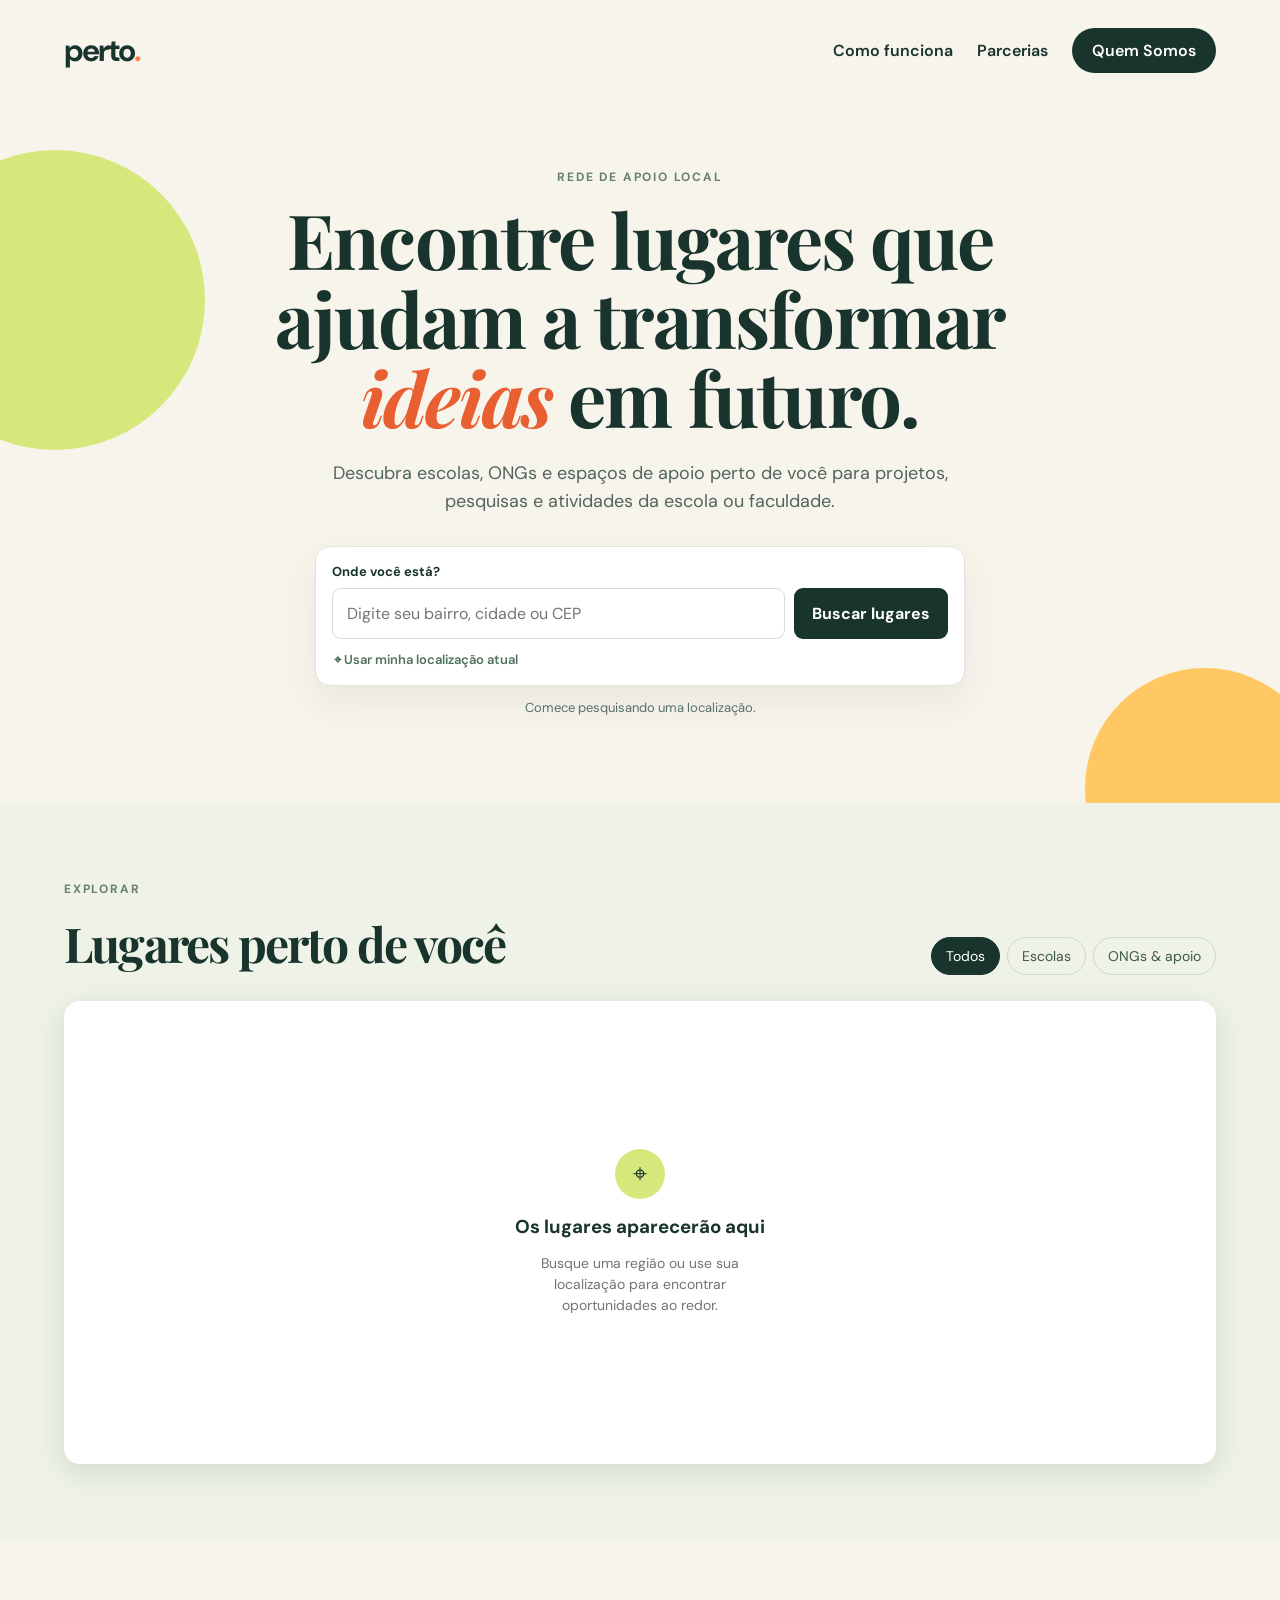
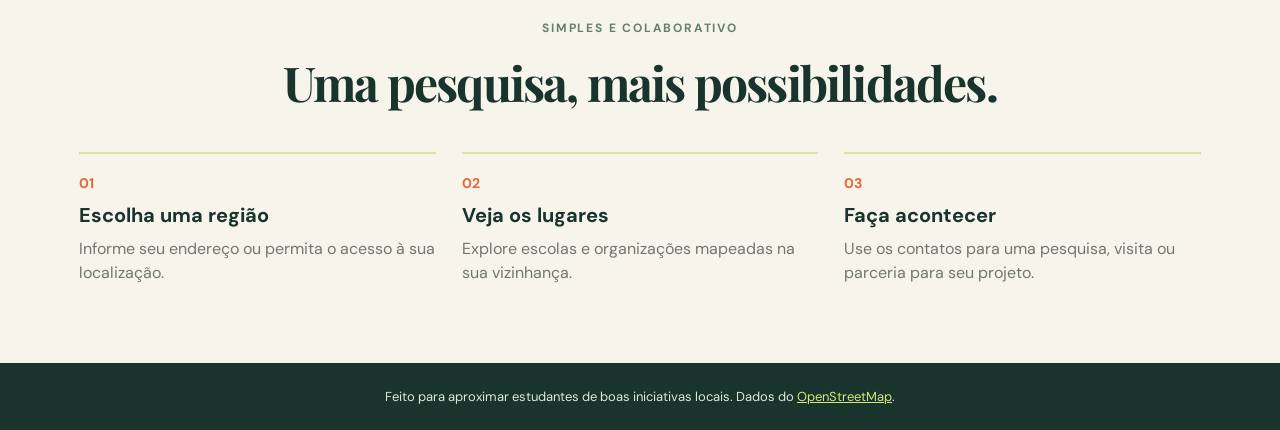
<file: index.html>
<!doctype html>
<html lang="pt-BR">

<head>
  <meta charset="UTF-8" />
  <meta name="viewport" content="width=device-width, initial-scale=1.0" />
  <title>Perto de Você | Escolas e ONGs</title>
  <link rel="preconnect" href="https://fonts.googleapis.com" />
  <link rel="preconnect" href="https://fonts.gstatic.com" crossorigin />
  <link
    href="https://fonts.googleapis.com/css2?family=DM+Sans:wght@400;500;600;700&family=Playfair+Display:wght@700;800&display=swap"
    rel="stylesheet" />
  <link rel="stylesheet" href="style.css?v=20261027-mobile" />
</head>

<body>
  <main>
    <section class="hero">
      <nav aria-label="Navegação principal"><a class="brand" href="#">perto<span>.</span></a><div class="nav-links"><a href="#como-funciona">Como funciona</a><a href="parcerias.html">Parcerias</a><a class="about-button" href="quem-somos.html">Quem Somos</a></div></nav>
      <div class="hero-content">
        <p class="eyebrow">REDE DE APOIO LOCAL</p>
        <h1>Encontre lugares que ajudam a transformar <em>ideias</em> em futuro.</h1>
        <p class="intro">Descubra escolas, ONGs e espaços de apoio perto de você para projetos, pesquisas e atividades
          da escola ou faculdade.</p>
        <div class="search-box">
          <label for="address">Onde você está?</label>
          <div class="search-row"><input id="address" type="text"
              placeholder="Digite seu bairro, cidade ou CEP" /><button id="searchButton">Buscar lugares</button></div>
          <button class="location-button" id="locationButton">⌖ Usar minha localização atual</button>
        </div>
        <p id="status" class="status" aria-live="polite">Comece pesquisando uma localização.</p>
      </div>
      <div class="shape shape-one"></div>
      <div class="shape shape-two"></div>
    </section>

    <section class="explore" id="resultados">
      <div class="section-heading">
        <div>
          <p class="eyebrow">EXPLORAR</p>
          <h2>Lugares perto de você</h2>
        </div>
        <div class="filters" role="group" aria-label="Filtrar resultados"><button class="filter active"
            data-filter="all">Todos</button><button class="filter" data-filter="school">Escolas</button><button
            class="filter" data-filter="ngo">ONGs & apoio</button></div>
      </div>
      <div class="results-layout">
        <div class="places-panel">
          <div id="places" class="places">
            <div class="empty-state">
              <div>⌖</div>
              <h3>Os lugares aparecerão aqui</h3>
              <p>Busque uma região ou use sua localização para encontrar oportunidades ao redor.</p>
            </div>
          </div>
        </div>
      </div>
    </section>
    <section class="how" id="como-funciona">
      <p class="eyebrow">SIMPLES E COLABORATIVO</p>
      <h2>Uma pesquisa, mais possibilidades.</h2>
      <div class="steps">
        <article><b>01</b>
          <h3>Escolha uma região</h3>
          <p>Informe seu endereço ou permita o acesso à sua localização.</p>
        </article>
        <article><b>02</b>
          <h3>Veja os lugares</h3>
          <p>Explore escolas e organizações mapeadas na sua vizinhança.</p>
        </article>
        <article><b>03</b>
          <h3>Faça acontecer</h3>
          <p>Use os contatos para uma pesquisa, visita ou parceria para seu projeto.</p>
        </article>
      </div>
    </section>
  </main>
  <footer>Feito para aproximar estudantes de boas iniciativas locais. Dados do <a
      href="https://www.openstreetmap.org/copyright" target="_blank" rel="noreferrer">OpenStreetMap</a>.</footer>
  <script src="app.js"></script>
</body>

</html>
</file>
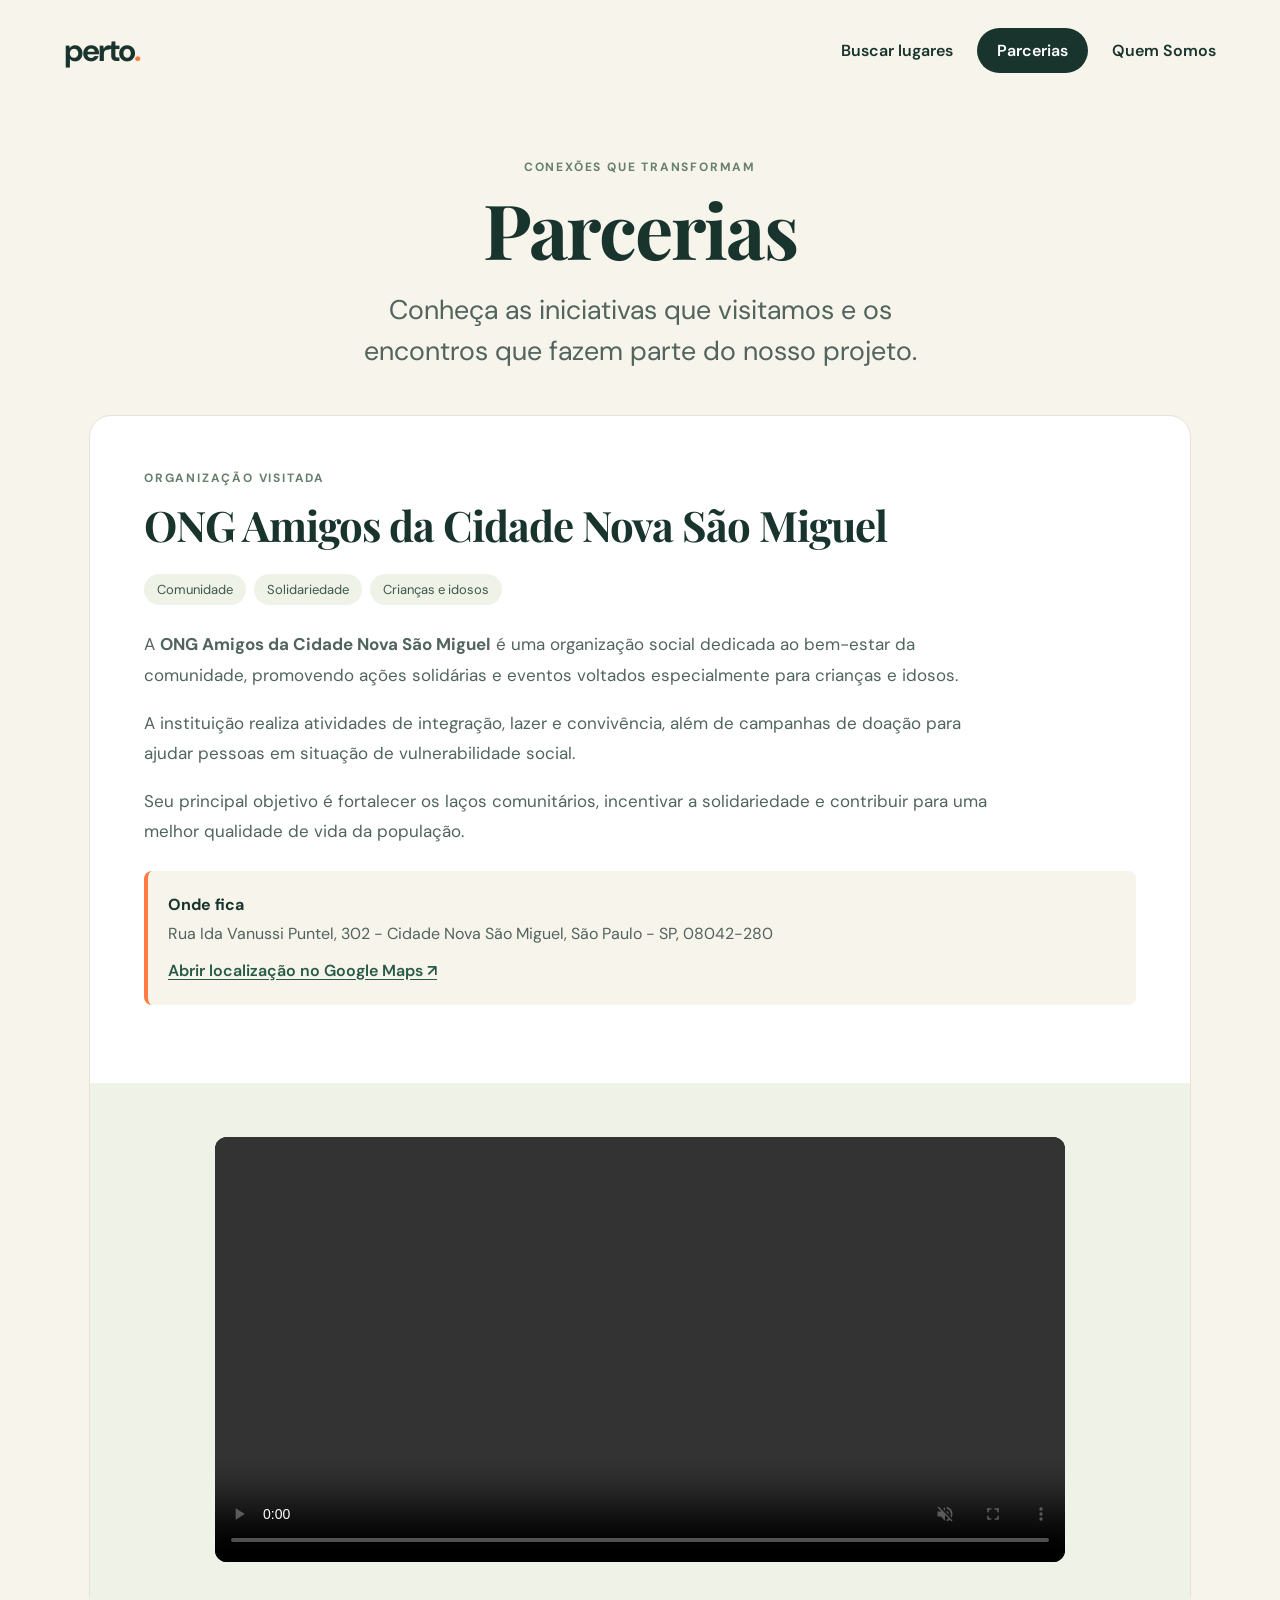
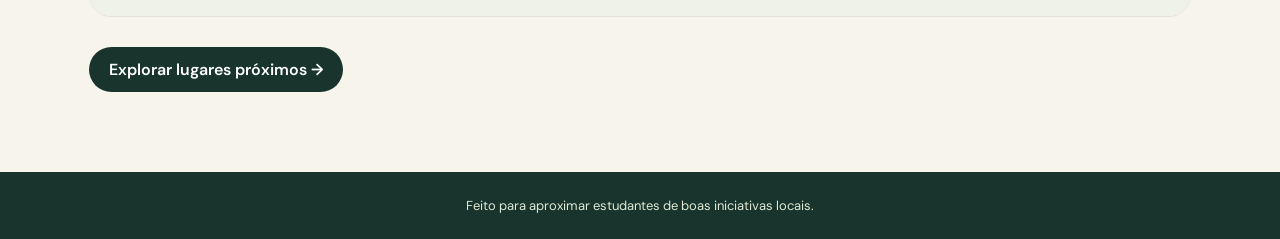
<file: parcerias.html>
<!doctype html>
<html lang="pt-BR">
<head>
  <meta charset="UTF-8" />
  <meta name="viewport" content="width=device-width, initial-scale=1.0" />
  <title>Parcerias | Perto de Você</title>
  <link rel="preconnect" href="https://fonts.googleapis.com" />
  <link rel="preconnect" href="https://fonts.gstatic.com" crossorigin />
  <link href="https://fonts.googleapis.com/css2?family=DM+Sans:wght@400;500;600;700&family=Playfair+Display:wght@700;800&display=swap" rel="stylesheet" />
  <link rel="stylesheet" href="style.css?v=20261028-video" />
</head>
<body>
  <header class="about-header">
    <nav aria-label="Navegação principal"><a class="brand" href="index.html">perto<span>.</span></a><div class="nav-links"><a href="index.html">Buscar lugares</a><a class="about-button" href="parcerias.html" aria-current="page">Parcerias</a><a href="quem-somos.html">Quem Somos</a></div></nav>
  </header>
  <main class="partners-page">
    <div class="about-heading">
      <p class="eyebrow">CONEXÕES QUE TRANSFORMAM</p>
      <h1>Parcerias</h1>
      <p class="about-tagline">Conheça as iniciativas que visitamos e os encontros que fazem parte do nosso projeto.</p>
    </div>
    <article class="partner-profile">
      <header class="partner-introduction">
        <p class="eyebrow">ORGANIZAÇÃO VISITADA</p>
        <h2>ONG Amigos da Cidade Nova São Miguel</h2>
        <div class="partner-tags"><span>Comunidade</span><span>Solidariedade</span><span>Crianças e idosos</span></div>
        <p>A <strong>ONG Amigos da Cidade Nova São Miguel</strong> é uma organização social dedicada ao bem-estar da comunidade, promovendo ações solidárias e eventos voltados especialmente para crianças e idosos.</p>
        <p>A instituição realiza atividades de integração, lazer e convivência, além de campanhas de doação para ajudar pessoas em situação de vulnerabilidade social.</p>
        <p>Seu principal objetivo é fortalecer os laços comunitários, incentivar a solidariedade e contribuir para uma melhor qualidade de vida da população.</p>
        <address class="partner-address">
          <strong>Onde fica</strong><br />
          Rua Ida Vanussi Puntel, 302 - Cidade Nova São Miguel, São Paulo - SP, 08042-280<br />
          <a href="https://www.google.com/maps/search/?api=1&amp;query=Rua%20Ida%20Vanussi%20Puntel%2C%20302%20-%20Cidade%20Nova%20S%C3%A3o%20Miguel%2C%20S%C3%A3o%20Paulo%20-%20SP%2C%2008042-280" target="_blank" rel="noopener noreferrer">Abrir localização no Google Maps ↗</a>
        </address>
      </header>
      <section class="partner-records" aria-label="Vídeo da ONG Amigos da Cidade Nova São Miguel">
        <video class="partner-video" controls autoplay muted loop playsinline preload="metadata" aria-label="Vídeo da ONG Amigos da Cidade Nova São Miguel">
          <source src="midias/parcerias/amigos-cidade-nova/WhatsApp%20Video%202026-10-28%20at%2017.39.40.mp4" type="video/mp4" />
          Seu navegador não suporta vídeos. <a href="midias/parcerias/amigos-cidade-nova/WhatsApp%20Video%202026-10-28%20at%2017.39.40.mp4">Abrir o vídeo</a>.
        </video>
      </section>
    </article>
    <a class="about-button" href="index.html">Explorar lugares próximos →</a>
  </main>
  <footer>Feito para aproximar estudantes de boas iniciativas locais.</footer>
</body>
</html>
</file>
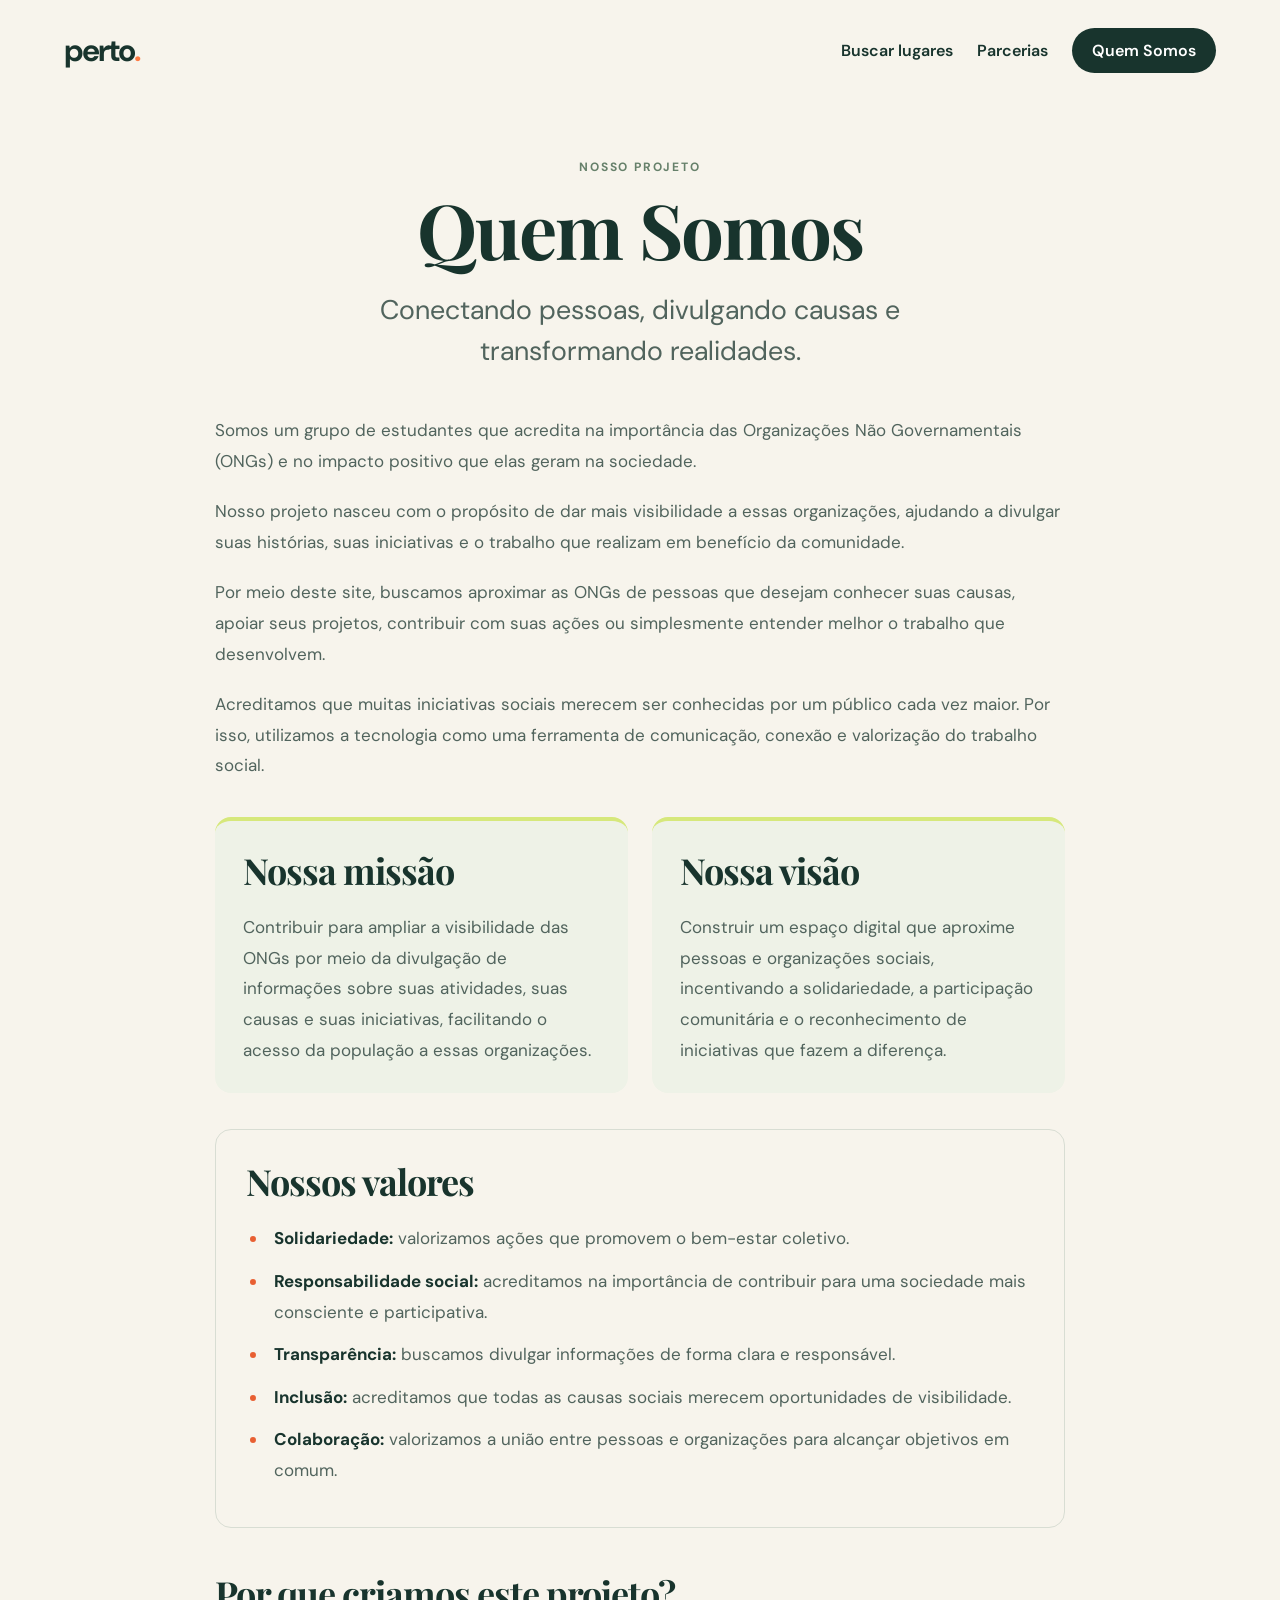
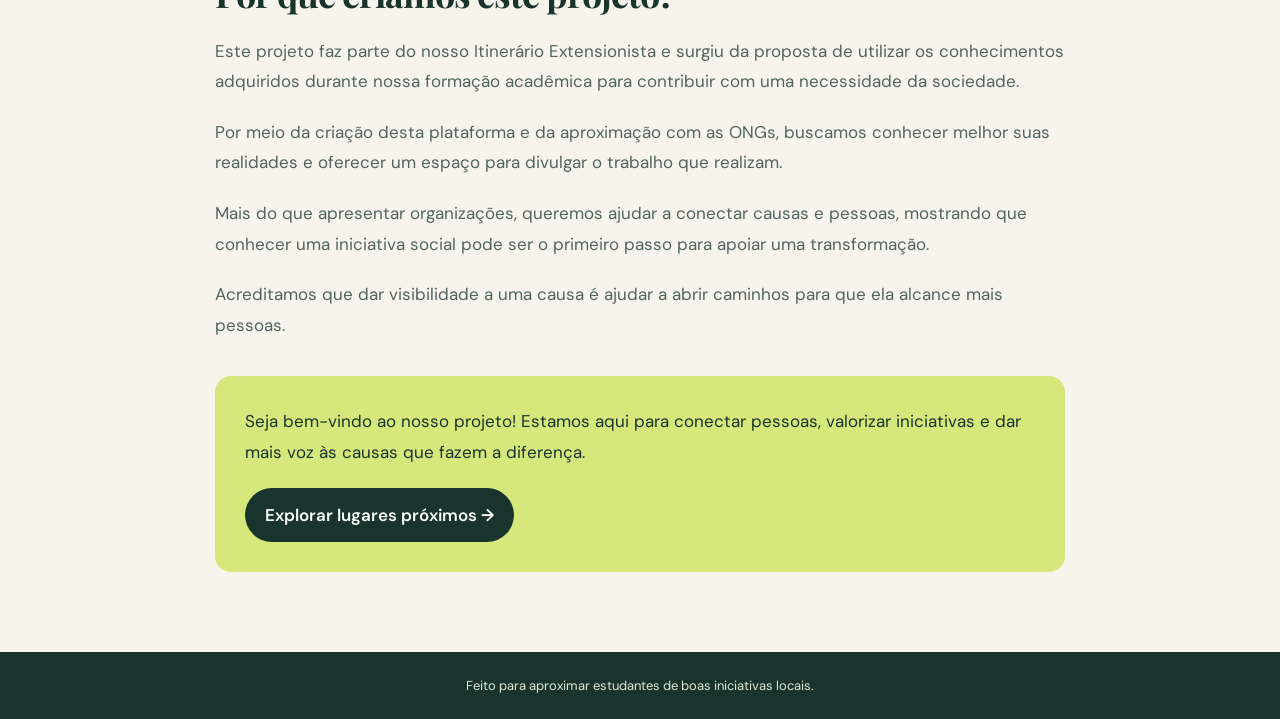
<file: quem-somos.html>
<!doctype html>
<html lang="pt-BR">
<head>
  <meta charset="UTF-8" />
  <meta name="viewport" content="width=device-width, initial-scale=1.0" />
  <title>Quem Somos | Perto de Você</title>
  <link rel="preconnect" href="https://fonts.googleapis.com" />
  <link rel="preconnect" href="https://fonts.gstatic.com" crossorigin />
  <link href="https://fonts.googleapis.com/css2?family=DM+Sans:wght@400;500;600;700&family=Playfair+Display:wght@700;800&display=swap" rel="stylesheet" />
  <link rel="stylesheet" href="style.css?v=20261027-mobile" />
</head>
<body>
  <header class="about-header">
    <nav aria-label="Navegação principal"><a class="brand" href="index.html">perto<span>.</span></a><div class="nav-links"><a href="index.html">Buscar lugares</a><a href="parcerias.html">Parcerias</a><a class="about-button" href="quem-somos.html" aria-current="page">Quem Somos</a></div></nav>
  </header>
  <main class="about-page">
    <div class="about-heading">
      <p class="eyebrow">NOSSO PROJETO</p>
      <h1>Quem Somos</h1>
      <p class="about-tagline">Conectando pessoas, divulgando causas e transformando realidades.</p>
    </div>
    <div class="about-content">
      <section aria-label="Apresentação">
        <p>Somos um grupo de estudantes que acredita na importância das Organizações Não Governamentais (ONGs) e no impacto positivo que elas geram na sociedade.</p>
        <p>Nosso projeto nasceu com o propósito de dar mais visibilidade a essas organizações, ajudando a divulgar suas histórias, suas iniciativas e o trabalho que realizam em benefício da comunidade.</p>
        <p>Por meio deste site, buscamos aproximar as ONGs de pessoas que desejam conhecer suas causas, apoiar seus projetos, contribuir com suas ações ou simplesmente entender melhor o trabalho que desenvolvem.</p>
        <p>Acreditamos que muitas iniciativas sociais merecem ser conhecidas por um público cada vez maior. Por isso, utilizamos a tecnologia como uma ferramenta de comunicação, conexão e valorização do trabalho social.</p>
      </section>
      <div class="about-principles">
        <section><h2>Nossa missão</h2><p>Contribuir para ampliar a visibilidade das ONGs por meio da divulgação de informações sobre suas atividades, suas causas e suas iniciativas, facilitando o acesso da população a essas organizações.</p></section>
        <section><h2>Nossa visão</h2><p>Construir um espaço digital que aproxime pessoas e organizações sociais, incentivando a solidariedade, a participação comunitária e o reconhecimento de iniciativas que fazem a diferença.</p></section>
      </div>
      <section class="about-values">
        <h2>Nossos valores</h2>
        <ul>
          <li><strong>Solidariedade:</strong> valorizamos ações que promovem o bem-estar coletivo.</li>
          <li><strong>Responsabilidade social:</strong> acreditamos na importância de contribuir para uma sociedade mais consciente e participativa.</li>
          <li><strong>Transparência:</strong> buscamos divulgar informações de forma clara e responsável.</li>
          <li><strong>Inclusão:</strong> acreditamos que todas as causas sociais merecem oportunidades de visibilidade.</li>
          <li><strong>Colaboração:</strong> valorizamos a união entre pessoas e organizações para alcançar objetivos em comum.</li>
        </ul>
      </section>
      <section class="about-origin">
        <h2>Por que criamos este projeto?</h2>
        <p>Este projeto faz parte do nosso Itinerário Extensionista e surgiu da proposta de utilizar os conhecimentos adquiridos durante nossa formação acadêmica para contribuir com uma necessidade da sociedade.</p>
        <p>Por meio da criação desta plataforma e da aproximação com as ONGs, buscamos conhecer melhor suas realidades e oferecer um espaço para divulgar o trabalho que realizam.</p>
        <p>Mais do que apresentar organizações, queremos ajudar a conectar causas e pessoas, mostrando que conhecer uma iniciativa social pode ser o primeiro passo para apoiar uma transformação.</p>
        <p>Acreditamos que dar visibilidade a uma causa é ajudar a abrir caminhos para que ela alcance mais pessoas.</p>
      </section>
      <div class="about-welcome"><p>Seja bem-vindo ao nosso projeto! Estamos aqui para conectar pessoas, valorizar iniciativas e dar mais voz às causas que fazem a diferença.</p><a class="about-button" href="index.html">Explorar lugares próximos →</a></div>
    </div>
  </main>
  <footer>Feito para aproximar estudantes de boas iniciativas locais.</footer>
</body>
</html>
</file>
<file: style.css>
:root {
  --ink: #18342d;
  --paper: #f7f4ec;
  --lime: #d6e87b;
  --orange: #ff7b43;
  --muted: #6f7770;
}
* {
  box-sizing: border-box;
}
html {
  scroll-behavior: smooth;
}
body {
  margin: 0;
  background: var(--paper);
  font-family: "DM Sans", sans-serif;
  color: var(--ink);
}
.hero {
  min-height: 650px;
  background: #f7f4ec;
  position: relative;
  overflow: hidden;
  padding: 28px max(5vw, 32px) 70px;
}
nav {
  position: relative;
  z-index: 2;
  display: flex;
  justify-content: space-between;
  align-items: center;
}
nav > a:last-child {
  color: var(--ink);
  font-weight: 600;
  text-decoration: none;
}
.brand {
  font-size: 31px;
  font-weight: 700;
  letter-spacing: -2px;
  text-decoration: none;
  color: var(--ink);
}
.brand span {
  color: var(--orange);
}
.hero-content {
  position: relative;
  z-index: 2;
  max-width: 780px;
  margin: 96px auto 0;
  text-align: center;
}
.eyebrow {
  font-size: 12px;
  letter-spacing: 1.8px;
  font-weight: 700;
  color: #66806a;
  margin: 0 0 14px;
}
h1,
h2 {
  font-family: "Playfair Display", serif;
  letter-spacing: -1.8px;
  margin: 0;
}
h1 {
  font-size: clamp(43px, 6vw, 76px);
  line-height: 1.04;
}
h1 em {
  font-style: italic;
  color: #e85f32;
}
.intro {
  color: #51645d;
  font-size: 18px;
  line-height: 1.55;
  max-width: 630px;
  margin: 24px auto 30px;
}
.search-box {
  background: #fff;
  border: 1px solid #e5e1d7;
  box-shadow: 0 16px 38px #19382c12;
  border-radius: 15px;
  padding: 16px;
  text-align: left;
  max-width: 650px;
  margin: auto;
}
.search-box label {
  font-size: 13px;
  font-weight: 700;
  display: block;
  margin: 0 0 8px;
}
.search-row {
  display: flex;
  gap: 9px;
}
.search-row input {
  min-width: 0;
  flex: 1;
  border: 1px solid #d8ddd3;
  border-radius: 9px;
  padding: 14px;
  font: inherit;
  color: var(--ink);
}
button {
  font: inherit;
  cursor: pointer;
}
.search-row button {
  border: 0;
  border-radius: 9px;
  background: var(--ink);
  color: #fff;
  font-weight: 700;
  padding: 0 18px;
}
.location-button {
  border: 0;
  background: transparent;
  color: #50725e;
  font-size: 13px;
  font-weight: 600;
  margin: 12px 2px 0;
  padding: 0;
}
.status {
  min-height: 21px;
  color: #587165;
  font-size: 13px;
  margin: 13px 0;
}
.shape {
  position: absolute;
  border-radius: 50%;
  z-index: 1;
}
.shape-one {
  width: 300px;
  height: 300px;
  background: var(--lime);
  left: -95px;
  top: 150px;
}
.shape-two {
  width: 240px;
  height: 240px;
  background: #ffc862;
  right: -45px;
  bottom: -105px;
}
.explore,
.how {
  padding: 78px max(5vw, 32px);
}
.explore {
  background: #eef2e7;
}
.section-heading {
  display: flex;
  justify-content: space-between;
  gap: 24px;
  align-items: end;
  max-width: 1250px;
  margin: 0 auto 26px;
}
.section-heading h2,
.how h2 {
  font-size: clamp(32px, 4vw, 48px);
}
.filters {
  display: flex;
  gap: 7px;
  flex-wrap: wrap;
}
.filter {
  border: 1px solid #cdd8c9;
  border-radius: 99px;
  padding: 9px 14px;
  background: transparent;
  color: #3e584b;
  font-size: 14px;
}
.filter.active {
  background: var(--ink);
  border-color: var(--ink);
  color: #fff;
}
.results-layout {
  max-width: 1250px;
  margin: auto;
  background: #fff;
  border-radius: 16px;
  overflow: hidden;
  box-shadow: 0 8px 30px #153a2620;
  display: grid;
  grid-template-columns: 1.25fr 0.75fr;
  height: 520px;
}
#map {
  height: 100%;
  min-height: 380px;
}
.places-panel {
  overflow: auto;
}
.places {
  padding: 12px;
}
.place {
  padding: 16px;
  border-bottom: 1px solid #edf0ea;
  cursor: pointer;
  transition: 0.15s;
  border-left: 4px solid transparent;
  border-radius: 10px;
  margin: 3px 0;
}
.place:hover {
  background: #f4f7ef;
}
.place:last-child {
  border-bottom: 0;
}
.place.selected {
  background: #e8f1c2;
  border-left-color: #e76a3c;
  box-shadow: 0 2px 10px #17362b16;
}
.place.selected h3::after {
  content: "Selecionado";
  display: inline-block;
  margin-left: 8px;
  border-radius: 99px;
  background: #18342d;
  color: #fff;
  font-family: "DM Sans", sans-serif;
  font-size: 10px;
  font-weight: 700;
  letter-spacing: 0.4px;
  padding: 4px 7px;
  vertical-align: middle;
}
.place-type {
  font-size: 11px;
  text-transform: uppercase;
  letter-spacing: 1px;
  font-weight: 700;
  color: #758d3d;
}
.place h3 {
  font-size: 17px;
  margin: 5px 0;
  color: var(--ink);
}
.place p {
  margin: 0;
  color: var(--muted);
  font-size: 13px;
  line-height: 1.45;
}
.empty-state {
  text-align: center;
  max-width: 260px;
  margin: 130px auto;
  color: var(--muted);
}
.empty-state div {
  width: 50px;
  height: 50px;
  border-radius: 50%;
  display: grid;
  place-items: center;
  background: var(--lime);
  color: var(--ink);
  font-size: 25px;
  margin: auto;
}
.empty-state h3 {
  color: var(--ink);
  margin: 15px 0 7px;
}
.empty-state p {
  font-size: 14px;
  line-height: 1.5;
}
.leaflet-popup-content-wrapper {
  border-radius: 12px;
}
.leaflet-popup-content {
  font-family: "DM Sans", sans-serif;
  font-size: 14px;
  line-height: 1.5;
}
.map-place-title {
  font-size: 16px;
  margin-bottom: 3px;
}
.selected-marker {
  filter: drop-shadow(0 0 7px #ff7b43);
}
.how {
  max-width: 1250px;
  margin: auto;
  text-align: center;
}
.steps {
  display: grid;
  grid-template-columns: repeat(3, 1fr);
  text-align: left;
  gap: 26px;
  margin-top: 38px;
}
.steps article {
  border-top: 2px solid #d8e49e;
  padding-top: 18px;
}
.steps b {
  font-size: 14px;
  color: #e76639;
}
.steps h3 {
  font-size: 20px;
  margin: 9px 0;
}
.steps p {
  color: var(--muted);
  line-height: 1.5;
  margin: 0;
}
footer {
  background: var(--ink);
  color: #dfe8d5;
  text-align: center;
  padding: 25px;
  font-size: 13px;
}
footer a {
  color: var(--lime);
}
@media (max-width: 720px) {
  .hero {
    min-height: 650px;
    padding-inline: 22px;
  }
  .hero-content {
    margin-top: 72px;
  }
  .shape-one {
    width: 175px;
    height: 175px;
    left: -90px;
    top: 100px;
  }
  .shape-two {
    width: 170px;
    height: 170px;
  }
  .search-row {
    flex-direction: column;
  }
  .search-row button {
    height: 48px;
  }
  .results-layout {
    grid-template-columns: 1fr;
    height: auto;
  }
  .places-panel {
    height: 360px;
  }
  .section-heading {
    align-items: start;
    flex-direction: column;
  }
  .explore,
  .how {
    padding: 55px 22px;
  }
  .steps {
    grid-template-columns: 1fr;
    gap: 28px;
  }
  nav > a:last-child {
    font-size: 14px;
  }
}
.results-layout {
  display: block;
  height: auto;
}
.places-panel {
  max-height: 680px;
}
.places {
  padding: 18px;
}
.place-card {
  display: flex;
  gap: 18px;
  align-items: stretch;
  padding: 12px;
  margin: 0 0 10px;
  border: 1px solid #e6ebe0;
  border-left: 4px solid transparent;
}
.place-card:hover {
  transform: translateY(-1px);
  box-shadow: 0 5px 16px #17362b12;
}
.map-preview {
  display: block;
  width: 210px;
  min-height: 145px;
  object-fit: cover;
  border-radius: 7px;
  background: #e4ebe1;
}
.place-info {
  padding: 6px 5px;
  flex: 1;
}
.place-topline {
  display: flex;
  align-items: center;
  justify-content: space-between;
  gap: 12px;
}
.distance {
  font-size: 13px;
  color: #496957;
  white-space: nowrap;
}
.place-info a {
  display: inline-block;
  margin-top: 11px;
  font-size: 13px;
  font-weight: 700;
  color: #285b47;
  text-decoration: none;
}
.place-info a:hover {
  text-decoration: underline;
}
.place-card.selected {
  border-color: #cadc8d;
  border-left-color: #e76a3c;
}
.place-card:focus {
  outline: 3px solid #d6e87b;
  outline-offset: 2px;
}
@media (max-width: 600px) {
  .place-card {
    gap: 12px;
  }
  .map-preview {
    width: 125px;
    min-height: 125px;
  }
  .place h3 {
    font-size: 15px;
  }
  .place-topline {
    align-items: flex-start;
    flex-direction: column;
    gap: 3px;
  }
  .distance {
    font-size: 12px;
  }
}
.pagination {
  display: flex;
  justify-content: space-between;
  align-items: center;
  gap: 10px;
  margin: 22px 0 3px;
  padding-top: 16px;
  border-top: 1px solid #e5ebe1;
}
.page-numbers {
  display: flex;
  gap: 5px;
  flex-wrap: wrap;
  justify-content: center;
}
.page-button {
  border: 1px solid #cdd8c9;
  border-radius: 7px;
  background: #fff;
  color: #315345;
  padding: 8px 11px;
  font-size: 13px;
  font-weight: 600;
}
.page-button:hover:not(:disabled) {
  background: #eef2e7;
}
.page-button.active {
  background: #18342d;
  border-color: #18342d;
  color: #fff;
}
.page-button:disabled {
  cursor: not-allowed;
  opacity: 0.45;
}
@media (max-width: 600px) {
  .pagination {
    gap: 5px;
  }
  .pagination > .page-button {
    font-size: 0;
    padding: 9px;
  }
  .pagination > .page-button:first-child::after {
    content: "←";
    font-size: 16px;
  }
  .pagination > .page-button:last-child::after {
    content: "→";
    font-size: 16px;
  }
}
.page-more {
  border-color: transparent;
  background: transparent;
  color: #285b47;
  padding-right: 2px;
}
.page-more span {
  font-size: 20px;
  line-height: 10px;
  vertical-align: -1px;
}
.page-previous {
  white-space: nowrap;
}
@media (max-width: 700px) {
  .page-previous {
    font-size: 0;
    padding: 9px;
  }
  .page-previous::after {
    content: "←";
    font-size: 16px;
  }
  .page-numbers {
    gap: 3px;
  }
  .page-button {
    padding: 7px 9px;
  }
}
@media (max-width: 600px) {
  .pagination > .page-more {
    font-size: 13px;
    padding: 8px 2px;
  }
  .pagination > .page-more::after {
    content: none;
  }
}
.map-preview-wrap {
  position: relative;
  flex: 0 0 210px;
  min-height: 145px;
  overflow: hidden;
  border-radius: 7px;
  background: #e4ebe1;
}
.map-preview-wrap .map-preview {
  width: 100%;
  height: 100%;
  min-height: 145px;
}
.map-pin {
  position: absolute;
  left: 50%;
  top: 50%;
  transform: translate(-50%, -100%);
  color: #e95e38;
  font-size: 28px;
  line-height: 20px;
  text-shadow: 0 1px 3px #fff;
}
@media (max-width: 600px) {
  .map-preview-wrap {
    flex-basis: 125px;
    min-height: 125px;
  }
  .map-preview-wrap .map-preview {
    min-height: 125px;
  }
}
.place-info .exact-location {
  margin-left: 16px;
  color: #517569;
  font-weight: 600;
}

.loading-state div {
  animation: pulse 1.1s ease-in-out infinite;
}

.partners-page { max-width: 1150px; margin: auto; padding: 58px 24px 80px; }
.partner-profile { background: #fff; border: 1px solid #e5e1d7; border-radius: 22px; overflow: hidden; margin-bottom: 30px; }
.partner-introduction { padding: clamp(24px, 5vw, 54px); }
.partner-profile h2 { font-size: clamp(28px, 4vw, 42px); line-height: 1.2; letter-spacing: -1px; }
.partner-introduction p:not(.eyebrow) { font-size: 17px; line-height: 1.8; color: #51645d; max-width: 850px; }
.partner-tags { display: flex; flex-wrap: wrap; gap: 8px; margin: 24px 0; }
.partner-tags span { background: #eef2e7; color: #3e584b; border-radius: 99px; padding: 7px 13px; font-size: 13px; }
.partner-address { margin: 24px 0; padding: 20px; border-left: 4px solid var(--orange); border-radius: 8px; background: #f7f4ec; color: #51645d; font-style: normal; line-height: 1.8; }
.partner-address strong { color: var(--ink); }
.partner-address a { display: inline-block; margin-top: 8px; color: #285b47; font-weight: 600; text-underline-offset: 3px; }
.partner-records { padding: clamp(24px, 5vw, 54px); background: #eef2e7; }
.partner-video { display: block; width: 100%; max-width: 850px; height: auto; max-height: 75vh; object-fit: contain; margin: 0 auto; border-radius: 12px; background: #18342d; }
.partner-gallery { display: grid; grid-template-columns: repeat(2, minmax(0, 1fr)); gap: 22px; margin-top: 26px; }
.partner-gallery figure { margin: 0; min-width: 0; }
.partner-gallery button { display: block; width: 100%; padding: 0; background: transparent; border: 0; border-radius: 12px; overflow: hidden; }
.partner-gallery img, .partner-gallery video { display: block; width: 100%; aspect-ratio: 4 / 3; object-fit: contain; background: #18342d; border-radius: 12px; }
.partner-gallery figcaption { font-size: 14px; line-height: 1.6; color: #51645d; padding-top: 12px; }
.partner-gallery button:focus-visible { outline: 3px solid var(--orange); outline-offset: 4px; }
.photo-viewer { width: min(1100px, 94vw); max-height: 94vh; border: 0; border-radius: 14px; background: var(--paper); padding: 18px; color: var(--ink); }
.photo-viewer::backdrop { background: #10261fe6; }
.photo-viewer img { display: block; max-height: 75vh; width: 100%; object-fit: contain; }
.photo-viewer button { display: block; margin: 0 0 12px auto; padding: 8px 14px; border: 0; border-radius: 99px; background: var(--ink); color: #fff; }
@media(max-width: 650px) {
  nav .nav-links { justify-content: flex-end; flex-wrap: wrap; gap: 10px 14px; }
  .partner-gallery { grid-template-columns: 1fr; }
  .partners-page { padding-top: 30px; }
}

.nav-links { display: flex; align-items: center; gap: 24px; }
.nav-links a { color: var(--ink); text-decoration: none; font-weight: 600; }
a.about-button { display: inline-block; padding: 12px 20px; border-radius: 99px; background: var(--ink); color: #fff; text-decoration: none; font-weight: 600; }
a.about-button:hover { background: #30594a; }
.nav-links a:focus-visible, .about-welcome a:focus-visible { outline: 3px solid var(--orange); outline-offset: 4px; }
.about-header { padding: 28px max(5vw, 32px); }
.about-page { padding: 58px max(5vw, 24px) 80px; }
.about-heading { max-width: 850px; margin: 0 auto 44px; text-align: center; }
.about-tagline { max-width: 620px; margin: 22px auto 0; color: #51645d; font-size: clamp(20px, 3vw, 27px); line-height: 1.5; }
.about-content { max-width: 850px; margin: auto; font-size: 17px; line-height: 1.8; color: #51645d; }
.about-content p { margin: 0 0 20px; }
.about-content h2 { font-size: clamp(28px, 4vw, 36px); color: var(--ink); line-height: 1.2; margin-bottom: 20px; letter-spacing: -1px; }
.about-principles { display: grid; grid-template-columns: 1fr 1fr; gap: 24px; margin: 36px 0; }
.about-principles section { padding: 28px; background: #eef2e7; border-radius: 16px; border-top: 4px solid var(--lime); }
.about-principles p { margin-bottom: 0; }
.about-values { padding: 30px; border: 1px solid #d8ddd3; border-radius: 16px; }
.about-values ul { margin: 0; padding-left: 22px; }
.about-values li { padding-left: 6px; margin: 12px 0; }
.about-values li::marker { color: #e85f32; }
.about-values strong { color: var(--ink); }
.about-origin { margin-top: 44px; }
.about-welcome { margin-top: 36px; padding: 30px; border-radius: 16px; background: var(--lime); color: var(--ink); }
@media (max-width: 600px) {
  .nav-links { gap: 12px; font-size: 13px; }
  a.about-button { padding: 10px 14px; }
  .about-header { padding: 24px 22px; }
  .about-page { padding-top: 35px; }
  .about-principles { grid-template-columns: 1fr; }
  .about-principles section, .about-values, .about-welcome { padding: 22px; }
}

@keyframes pulse {
  50% { transform: scale(1.12); opacity: .65; }
}

/* Limita mídias e colunas ao espaço disponível, inclusive em telas estreitas. */
img, video { max-width: 100%; }
.partner-gallery, .partner-gallery figure, .partner-gallery button { min-width: 0; max-width: 100%; }
.partner-gallery img, .partner-gallery video { height: auto; max-width: 100%; }
.partner-introduction, .partner-address { overflow-wrap: anywhere; }
.partner-gallery [hidden] { display: none; }

@media (max-width: 650px) {
  .hero > nav, .about-header > nav { flex-direction: column; align-items: flex-start; gap: 18px; }
  nav .brand { flex-shrink: 0; }
  nav .nav-links { width: 100%; justify-content: flex-start; gap: 10px 18px; font-size: 13px; }
  .nav-links a { white-space: nowrap; }
  .hero { padding: 22px 20px 40px; min-height: auto; }
  .hero-content { margin-top: 48px; }
  .hero h1 { font-size: clamp(34px, 9vw, 48px); line-height: 1.12; letter-spacing: -1.2px; }
  .hero .intro { font-size: 16px; }
  .search-row input { width: 100%; font-size: 16px; }
  .partners-page { width: 100%; padding: 30px 16px 48px; }
  .partner-introduction, .partner-records { padding: 22px 16px; }
  .partner-profile h2 { font-size: 28px; }
  .partner-gallery { grid-template-columns: minmax(0, 1fr); gap: 26px; }
  .partner-gallery img { aspect-ratio: auto; }
  .partner-gallery video { aspect-ratio: 16 / 9; }
  .partner-gallery figcaption { font-size: 14px; }
  .partner-address { padding: 16px; font-size: 15px; }
}
</file>
